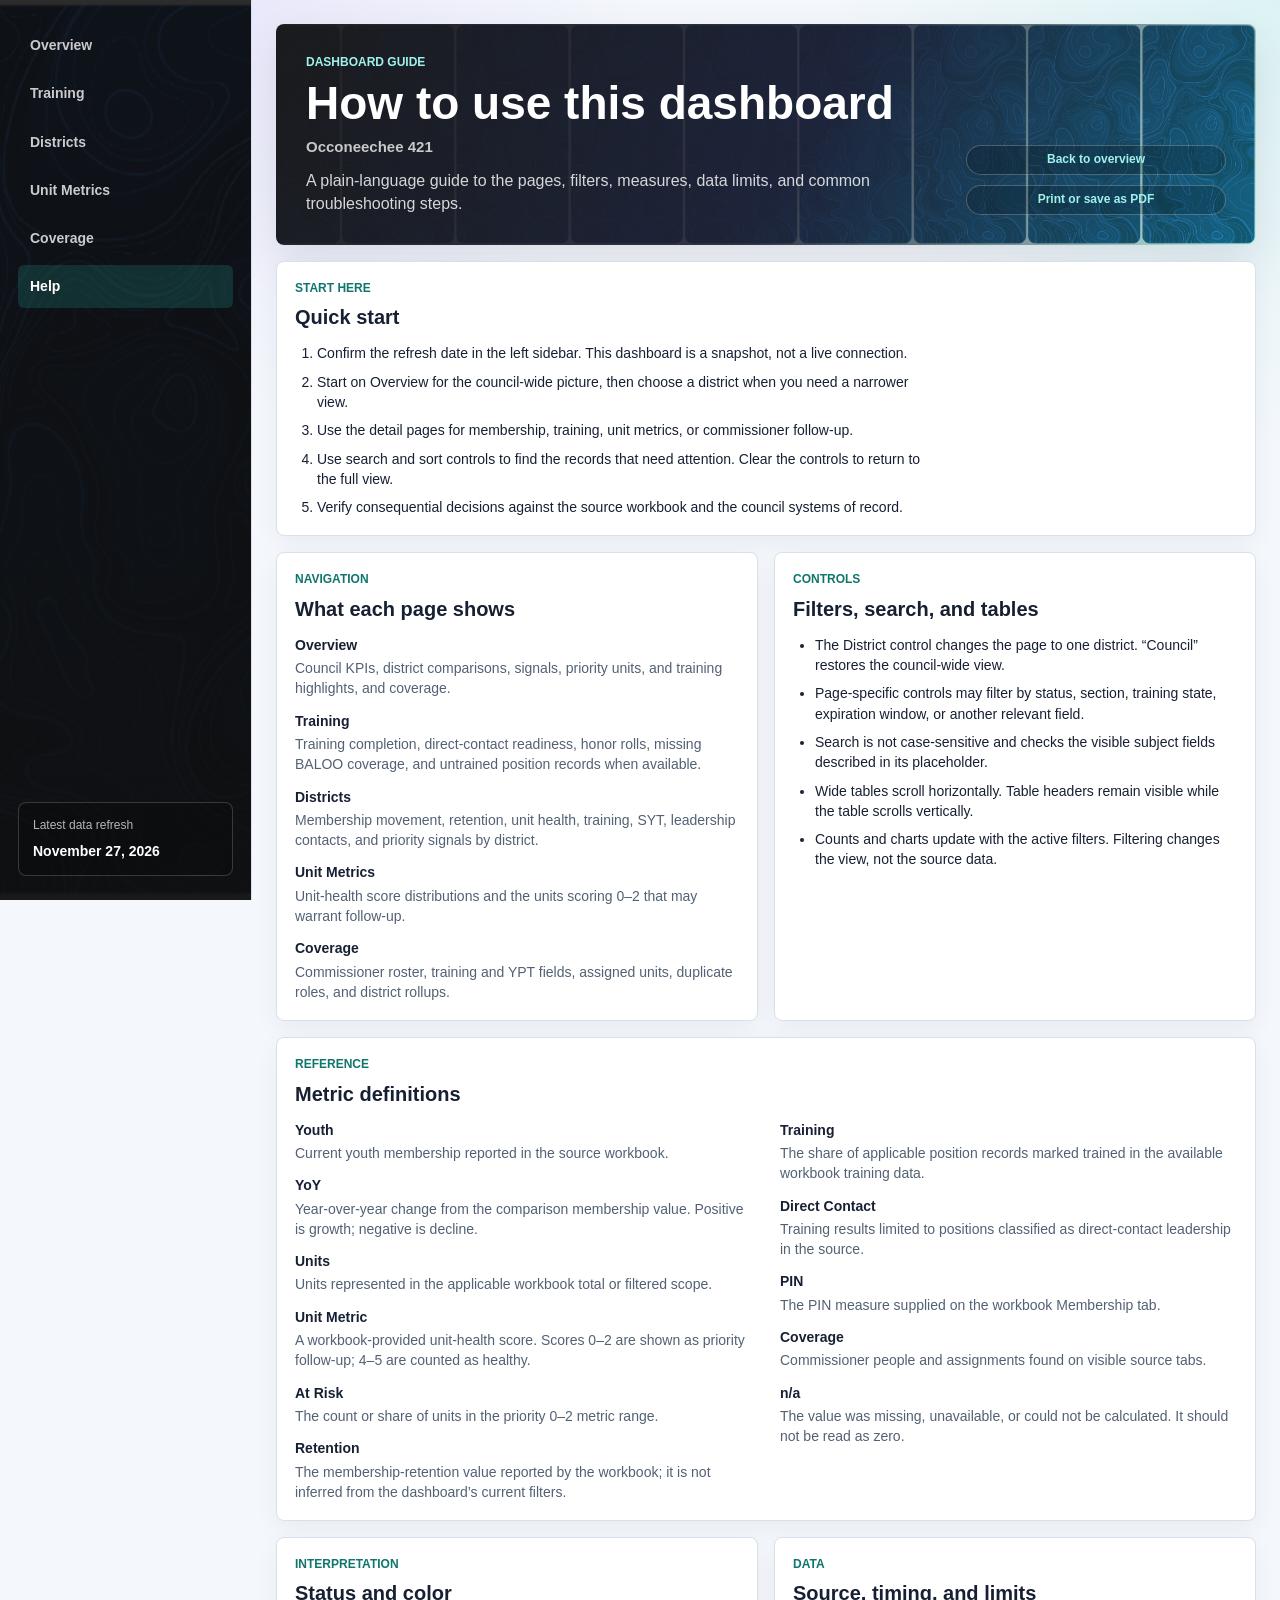
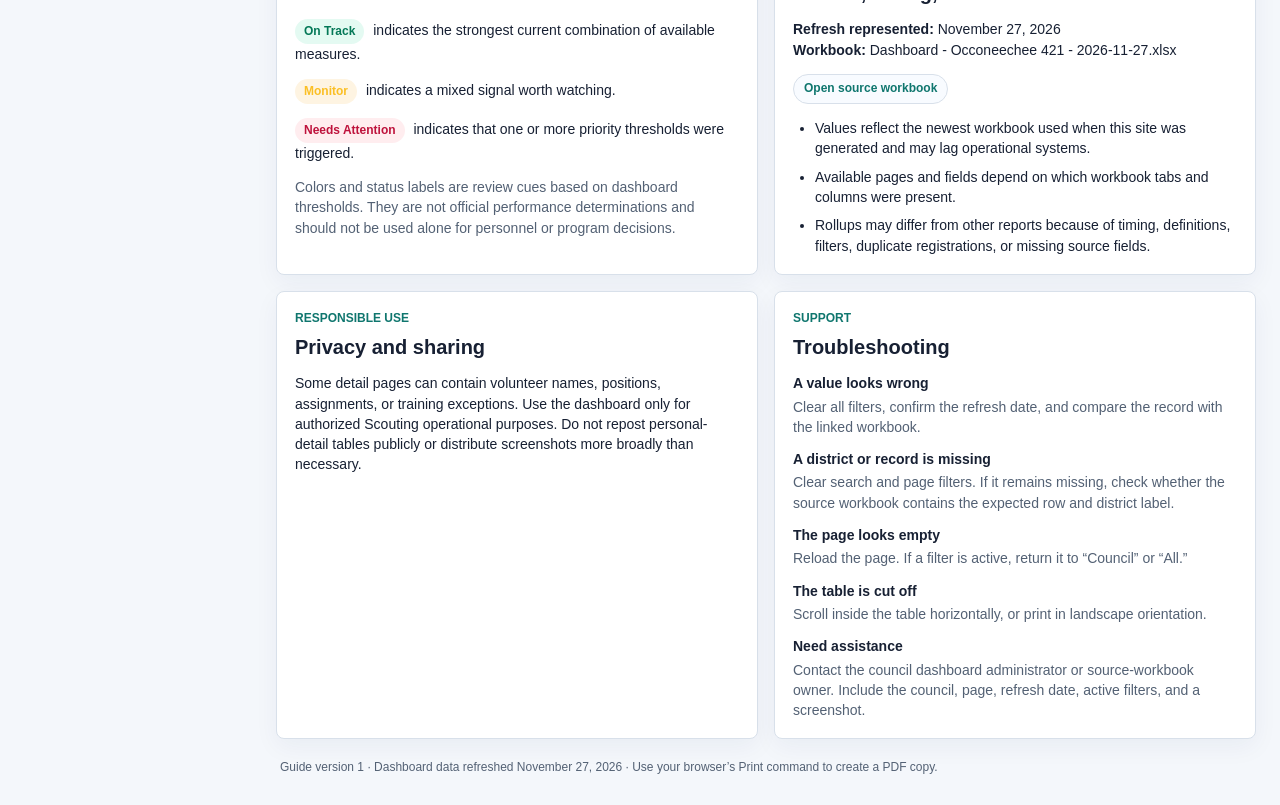
<file: help.html>
<!doctype html>
<html lang="en">
<head>
  <meta charset="utf-8">
  <meta name="viewport" content="width=device-width, initial-scale=1">
  <title>Occoneechee 421 - Dashboard Help</title>
  <link rel="stylesheet" href="assets/dashboard-20260824-iols-ready-v1.css">
</head>
<body>
  <div class="app-shell">
    <aside class="sidebar" aria-label="Council dashboard help navigation">
      <nav>
        <a href="index.html">Overview</a>
        <a href="training.html">Training</a>
        <a href="membership.html">Districts</a>
        <a href="unit-metrics.html">Unit Metrics</a>
        <a href="commissioners.html">Coverage</a>
        <a href="help.html" class="active" aria-current="page">Help</a>
      </nav>
      <div class="sidebar-note">
        <span>Latest data refresh</span>
        <strong>November 27, 2026</strong>
      </div>
    </aside>
    <main class="help-document">
      <header class="hero help-hero">
        <div>
          <p class="eyebrow">Dashboard guide</p>
          <h1>How to use this dashboard <span class="title-data-date">Occoneechee 421</span></h1>
          <p class="lede">A plain-language guide to the pages, filters, measures, data limits, and common troubleshooting steps.</p>
        </div>
        <div class="hero-actions help-actions">
          <a class="detail-link hero-link" href="index.html">Back to overview</a>
          <button class="detail-link hero-link print-button" type="button" onclick="window.print()">Print or save as PDF</button>
        </div>
      </header>

      <section class="help-grid" aria-label="Dashboard help topics">
        <article class="panel help-card help-card-wide" id="quick-start">
          <p class="section-kicker">Start here</p>
          <h2>Quick start</h2>
          <ol>
            <li>Confirm the refresh date in the left sidebar. This dashboard is a snapshot, not a live connection.</li>
            <li>Start on Overview for the council-wide picture, then choose a district when you need a narrower view.</li>
            <li>Use the detail pages for membership, training, unit metrics, or commissioner follow-up.</li>
            <li>Use search and sort controls to find the records that need attention. Clear the controls to return to the full view.</li>
            <li>Verify consequential decisions against the source workbook and the council systems of record.</li>
          </ol>
        </article>

        <article class="panel help-card" id="pages">
          <p class="section-kicker">Navigation</p>
          <h2>What each page shows</h2>
          <dl class="help-definitions">
            <dt>Overview</dt><dd>Council KPIs, district comparisons, signals, priority units, and training highlights, and coverage.</dd>
            <dt>Training</dt><dd>Training completion, direct-contact readiness, honor rolls, missing BALOO coverage, and untrained position records when available.</dd>
            <dt>Districts</dt><dd>Membership movement, retention, unit health, training, SYT, leadership contacts, and priority signals by district.</dd>
            <dt>Unit Metrics</dt><dd>Unit-health score distributions and the units scoring 0–2 that may warrant follow-up.</dd>
            <dt>Coverage</dt><dd>Commissioner roster, training and YPT fields, assigned units, duplicate roles, and district rollups.</dd>
          </dl>
        </article>

        <article class="panel help-card" id="controls">
          <p class="section-kicker">Controls</p>
          <h2>Filters, search, and tables</h2>
          <ul>
            <li>The District control changes the page to one district. “Council” restores the council-wide view.</li>
            <li>Page-specific controls may filter by status, section, training state, expiration window, or another relevant field.</li>
            <li>Search is not case-sensitive and checks the visible subject fields described in its placeholder.</li>
            <li>Wide tables scroll horizontally. Table headers remain visible while the table scrolls vertically.</li>
            <li>Counts and charts update with the active filters. Filtering changes the view, not the source data.</li>
          </ul>
        </article>

        <article class="panel help-card help-card-wide" id="definitions">
          <p class="section-kicker">Reference</p>
          <h2>Metric definitions</h2>
          <div class="definition-columns">
            <dl class="help-definitions">
              <dt>Youth</dt><dd>Current youth membership reported in the source workbook.</dd>
              <dt>YoY</dt><dd>Year-over-year change from the comparison membership value. Positive is growth; negative is decline.</dd>
              <dt>Units</dt><dd>Units represented in the applicable workbook total or filtered scope.</dd>
              <dt>Unit Metric</dt><dd>A workbook-provided unit-health score. Scores 0–2 are shown as priority follow-up; 4–5 are counted as healthy.</dd>
              <dt>At Risk</dt><dd>The count or share of units in the priority 0–2 metric range.</dd>
              <dt>Retention</dt><dd>The membership-retention value reported by the workbook; it is not inferred from the dashboard’s current filters.</dd>
            </dl>
            <dl class="help-definitions">
              <dt>Training</dt><dd>The share of applicable position records marked trained in the available workbook training data.</dd>
              <dt>Direct Contact</dt><dd>Training results limited to positions classified as direct-contact leadership in the source.</dd>
              <dt>PIN</dt><dd>The PIN measure supplied on the workbook Membership tab.</dd>
              <dt>Coverage</dt><dd>Commissioner people and assignments found on visible source tabs.</dd>
              <dt>n/a</dt><dd>The value was missing, unavailable, or could not be calculated. It should not be read as zero.</dd>
            </dl>
          </div>
        </article>

        <article class="panel help-card" id="status">
          <p class="section-kicker">Interpretation</p>
          <h2>Status and color</h2>
          <p><span class="status good">On Track</span> indicates the strongest current combination of available measures.</p>
          <p><span class="status warn">Monitor</span> indicates a mixed signal worth watching.</p>
          <p><span class="status bad">Needs Attention</span> indicates that one or more priority thresholds were triggered.</p>
          <p class="muted">Colors and status labels are review cues based on dashboard thresholds. They are not official performance determinations and should not be used alone for personnel or program decisions.</p>
        </article>

        <article class="panel help-card" id="data">
          <p class="section-kicker">Data</p>
          <h2>Source, timing, and limits</h2>
          <p><strong>Refresh represented:</strong> November 27, 2026<br><strong>Workbook:</strong> Dashboard - Occoneechee 421 - 2026-11-27.xlsx</p>
          <p><a class="detail-link" href="https://1drv.ms/x/c/c07448bcf2a847b8/IQDDGRAquZRdQqdhMHd2OvRmAbCtfk53-4db6e1EedX0ER8" target="_blank" rel="noopener noreferrer">Open source workbook</a></p>
          <ul>
            <li>Values reflect the newest workbook used when this site was generated and may lag operational systems.</li>
            <li>Available pages and fields depend on which workbook tabs and columns were present.</li>
            <li>Rollups may differ from other reports because of timing, definitions, filters, duplicate registrations, or missing source fields.</li>
          </ul>
        </article>

        <article class="panel help-card" id="privacy">
          <p class="section-kicker">Responsible use</p>
          <h2>Privacy and sharing</h2>
          <p>Some detail pages can contain volunteer names, positions, assignments, or training exceptions. Use the dashboard only for authorized Scouting operational purposes. Do not repost personal-detail tables publicly or distribute screenshots more broadly than necessary.</p>
        </article>

        <article class="panel help-card" id="troubleshooting">
          <p class="section-kicker">Support</p>
          <h2>Troubleshooting</h2>
          <dl class="help-definitions">
            <dt>A value looks wrong</dt><dd>Clear all filters, confirm the refresh date, and compare the record with the linked workbook.</dd>
            <dt>A district or record is missing</dt><dd>Clear search and page filters. If it remains missing, check whether the source workbook contains the expected row and district label.</dd>
            <dt>The page looks empty</dt><dd>Reload the page. If a filter is active, return it to “Council” or “All.”</dd>
            <dt>The table is cut off</dt><dd>Scroll inside the table horizontally, or print in landscape orientation.</dd>
            <dt>Need assistance</dt><dd>Contact the council dashboard administrator or source-workbook owner. Include the council, page, refresh date, active filters, and a screenshot.</dd>
          </dl>
        </article>
      </section>

      <footer class="help-footer">
        <p>Guide version 1 · Dashboard data refreshed November 27, 2026 · Use your browser’s Print command to create a PDF copy.</p>
      </footer>
    </main>
  </div>
</body>
</html>
</file>
<file: assets/dashboard-20260824-iols-ready-v1.css>
:root{color-scheme:light dark;--blue-900:#dbeafe;--blue-700:#7dd3fc;--blue-500:#38bdf8;--cyan:#2dd4bf;--purple:#a78bfa;--orange:#f5a623;--red:#fb7185;--green:#34d399;--ink:#f8fafc;--muted:#a7b0c0;--line:#2b3345;--soft:#0f0f0f;--panel:#1a1a1a;--panel-2:#20222a;--control-bg:#101218;--track:#2b3345;--kpi-bg:linear-gradient(180deg,#20222a,#18191f);--table-head-bg:#111827;--table-head-ink:#fff;--row-hover:rgba(45,212,191,.08);--shadow:0 18px 42px rgba(0,0,0,.34)}
@media (prefers-color-scheme:light){:root{--blue-900:#1e3a8a;--blue-700:#0369a1;--blue-500:#0284c7;--cyan:#0f766e;--purple:#7c3aed;--orange:#b45309;--red:#be123c;--green:#047857;--ink:#172033;--muted:#536174;--line:#d8e0ea;--soft:#f4f7fb;--panel:#fff;--panel-2:#f8fbff;--control-bg:#fff;--track:#d9e4ef;--kpi-bg:linear-gradient(180deg,#fff,#f8fbff);--table-head-bg:#edf4fb;--table-head-ink:#172033;--row-hover:rgba(15,118,110,.08);--shadow:0 18px 42px rgba(43,56,80,.12)}}
*{box-sizing:border-box}html{scroll-behavior:smooth}body{margin:0;overflow-x:hidden;background:radial-gradient(circle at top right,rgba(45,212,191,.12),transparent 28rem),radial-gradient(circle at 18% 0,rgba(167,139,250,.14),transparent 26rem),var(--soft);color:var(--ink);font-family:Aptos,"Segoe UI",-apple-system,BlinkMacSystemFont,sans-serif;font-size:14px;line-height:1.45}button,input,select{font:inherit}.app-shell{min-height:100vh;display:grid;grid-template-columns:252px minmax(0,1fr)}.sidebar{position:sticky;top:0;height:100vh;display:flex;flex-direction:column;gap:28px;padding:24px 18px;color:#fff;background:linear-gradient(rgba(15,15,15,.88),rgba(15,15,15,.96)),url("topo-panel.png") center/cover;border-right:1px solid var(--line)}nav{display:grid;gap:6px}nav a{color:rgba(255,255,255,.78);text-decoration:none;border-radius:6px;padding:11px 12px;font-weight:650}nav a:hover,nav a.active{color:#fff;background:rgba(45,212,191,.16)}.sidebar-note{margin-top:auto;display:grid;gap:6px;padding:14px;border:1px solid rgba(255,255,255,.18);border-radius:8px;background:rgba(0,0,0,.16)}.sidebar-note span{color:rgba(255,255,255,.7);font-size:12px}main{min-width:0;padding:24px}.hero{display:flex;justify-content:space-between;gap:28px;align-items:end;padding:30px;min-height:220px;color:#fff;background:linear-gradient(120deg,rgba(26,26,26,.96),rgba(31,35,54,.92) 54%,rgba(45,212,191,.32)),url("topo-panel.png") right center/auto 100%;border-radius:8px;box-shadow:var(--shadow)}.eyebrow,.section-kicker{margin:0 0 8px;color:var(--cyan);font-size:12px;font-weight:800;letter-spacing:0;text-transform:uppercase}.hero .eyebrow{color:#9ff2ec}h1,h2,h3,p{margin-top:0}h1{margin-bottom:12px;max-width:720px;font-size:46px;line-height:1.08;font-weight:650;letter-spacing:0}.title-data-date{display:block;margin-top:8px;color:rgba(255,255,255,.76);font-size:15px;line-height:1.3;font-weight:700}h2{margin-bottom:0;font-size:20px;line-height:1.2}h3{margin:0 0 10px;font-size:16px}.lede{margin-bottom:0;max-width:680px;color:rgba(255,255,255,.82);font-size:16px}.hero-actions{width:min(460px,100%);display:grid;grid-template-columns:1fr;gap:10px}.control{display:grid;gap:5px;color:rgba(255,255,255,.78);font-size:12px;font-weight:700}select,input{min-width:0;height:42px;border:1px solid var(--line);border-radius:6px;padding:0 12px;color:var(--ink);background:var(--control-bg)}.kpi-grid,.training-kpis{display:grid;grid-template-columns:repeat(6,minmax(132px,1fr));gap:14px;margin:16px 0}.kpi,.panel,.mini-panel,.source-card,.council-card{background:var(--panel);border:1px solid var(--line);border-radius:8px;box-shadow:0 8px 24px rgba(8,43,97,.05)}.kpi{min-width:0;min-height:128px;padding:16px;display:grid;align-content:space-between;border-top:4px solid var(--blue-500);background:var(--kpi-bg)}.kpi.danger{border-top-color:var(--red)}.kpi.warning{border-top-color:var(--orange)}.kpi.good{border-top-color:var(--green)}.kpi.teal{border-top-color:var(--cyan)}.kpi-label,.kpi small{color:var(--muted);font-size:11px;font-weight:800;text-transform:uppercase}.kpi-value,.kpi strong{min-width:0;margin:8px 0 3px;color:var(--ink);font-size:29px;line-height:1;font-weight:680;font-variant-numeric:tabular-nums;overflow-wrap:anywhere}.kpi-sub,.kpi span{min-width:0;color:var(--muted);font-size:12px;overflow-wrap:anywhere}.dashboard-grid{min-width:0;display:grid;grid-template-columns:minmax(0,1.35fr) minmax(320px,.65fr);gap:16px;align-items:start}.focus-grid{min-width:0;display:grid;grid-template-columns:repeat(2,minmax(0,1fr));gap:16px}.panel{min-width:0;margin-bottom:16px;padding:18px;overflow:hidden}.panel-head{display:flex;justify-content:space-between;gap:16px;align-items:center;margin-bottom:16px}.panel-head.compact{margin-bottom:12px}.panel-actions{display:inline-flex;align-items:center;gap:8px;flex-wrap:wrap;justify-content:flex-end}.segmented{display:inline-flex;gap:4px;padding:4px;border:1px solid var(--line);border-radius:8px;background:var(--control-bg)}.segmented button{height:32px;border:0;border-radius:6px;padding:0 11px;color:var(--muted);background:transparent}.segmented button.active{color:#0f0f0f;background:var(--cyan)}.chart-list{display:grid;gap:9px}.chart-row,.bar-row{display:grid;grid-template-columns:minmax(132px,220px) minmax(120px,1fr) 82px;gap:12px;align-items:center}.chart-row strong,.bar-label{min-width:0;font-weight:700}.bar,.meter{height:14px;overflow:hidden;border-radius:999px;background:var(--track)}.bar span,.meter-fill{display:block;height:100%;min-width:2px;border-radius:inherit;background:linear-gradient(90deg,var(--purple),var(--cyan))}.signal-list{display:grid;gap:10px}.signal,.source-card,.mini-panel{border:1px solid var(--line);border-radius:8px;padding:13px;background:var(--panel-2);box-shadow:none}.signal strong,.source-card strong{display:block;margin-bottom:4px;color:var(--ink);font-size:15px}.signal p,.source-card p{margin:0;color:var(--muted)}.table-wrap{width:100%;max-width:100%;max-height:560px;overflow:auto;border:1px solid var(--line);border-radius:8px}table{width:100%;border-collapse:collapse;min-width:920px}th,td{padding:10px 11px;border-bottom:1px solid var(--line);text-align:left;vertical-align:middle}th{position:sticky;top:0;z-index:1;color:var(--table-head-ink);background:var(--table-head-bg);font-size:12px;font-weight:750;text-transform:none}tbody tr:hover{background:var(--row-hover)}.num{text-align:right;font-variant-numeric:tabular-nums}.status,.count-pill{display:inline-flex;align-items:center;justify-content:center;min-height:25px;border-radius:999px;padding:3px 9px;font-size:12px;font-weight:800;white-space:nowrap}.status.good,.good{color:var(--green);background:rgba(52,211,153,.13)}.status.warn,.warn{color:#fbbf24;background:rgba(245,166,35,.13)}.status.bad,.bad{color:var(--red);background:rgba(251,113,133,.13)}.count-pill{color:var(--cyan);background:rgba(45,212,191,.12)}.muted{color:var(--muted)}.training-grid{display:grid;grid-template-columns:repeat(3,minmax(0,1fr));gap:14px;margin:14px 0}.source p{overflow-wrap:anywhere}.index-page{max-width:1280px;margin:0 auto;padding:24px}.index-hero{padding:30px;color:#fff;background:linear-gradient(120deg,rgba(26,26,26,.96),rgba(31,35,54,.92) 54%,rgba(45,212,191,.32)),url("topo-panel.png") right center/auto 100%;border-radius:8px;box-shadow:var(--shadow)}.summary-strip{display:grid;grid-template-columns:repeat(3,1fr);gap:14px;margin:16px 0}.summary-strip article{padding:18px;background:var(--panel);border:1px solid var(--line);border-radius:8px}.summary-strip span{display:block;font-size:30px;font-weight:800}.council-grid{display:grid;grid-template-columns:repeat(auto-fill,minmax(250px,1fr));gap:14px}.council-card{display:grid;gap:8px;padding:16px;text-decoration:none}.council-card:hover{border-color:var(--cyan)}.council-card span{color:var(--muted)}@media(max-width:1180px){.kpi-grid,.training-kpis{grid-template-columns:repeat(3,minmax(0,1fr))}.dashboard-grid,.focus-grid,.training-grid{grid-template-columns:1fr}.hero{align-items:start;flex-direction:column}}@media(max-width:900px){.app-shell{grid-template-columns:1fr}.sidebar{position:relative;height:auto}.kpi-grid,.summary-strip,.training-kpis{grid-template-columns:1fr}.chart-row,.bar-row{grid-template-columns:1fr}.hero{padding:22px}h1{font-size:34px}main{padding:14px}}

.help-tip{position:relative;display:inline-flex;align-items:center;justify-content:center;width:26px;height:26px;flex:0 0 auto;border:1px solid var(--line);border-radius:999px;color:var(--cyan);background:var(--panel-2);font-size:13px;font-weight:850;line-height:1;cursor:help}
.help-tip:focus{outline:2px solid var(--cyan);outline-offset:2px}
.help-bubble{position:absolute;right:0;top:calc(100% + 8px);z-index:20;width:min(320px,calc(100vw - 48px));padding:11px 12px;border:1px solid var(--line);border-radius:8px;color:var(--ink);background:var(--panel);box-shadow:var(--shadow);font-size:12px;font-weight:650;line-height:1.35;text-align:left;text-transform:none;visibility:hidden;opacity:0;transform:translateY(-3px);transition:opacity .12s ease,transform .12s ease,visibility .12s ease;white-space:normal}
.help-bubble::before{content:"";position:absolute;right:8px;top:-6px;width:10px;height:10px;border-left:1px solid var(--line);border-top:1px solid var(--line);background:var(--panel);transform:rotate(45deg)}
.help-tip:hover .help-bubble{visibility:visible;opacity:1;transform:translateY(0)}
.detail-link{display:inline-flex;align-items:center;min-height:30px;border:1px solid var(--line);border-radius:999px;padding:4px 10px;color:var(--cyan);background:var(--panel-2);font-size:12px;font-weight:800;text-decoration:none;white-space:nowrap}
.detail-link:hover{text-decoration:underline}
.hero-link{justify-content:center;color:#9ff2ec;background:rgba(0,0,0,.18);border-color:rgba(255,255,255,.24)}
.filter-note{margin:0;color:rgba(255,255,255,.76);font-size:12px;font-weight:750}
.panel.detail-table{max-height:none}
.panel.detail-table>.table-wrap{max-height:clamp(240px,calc(100vh - 310px),560px);overflow:auto;overscroll-behavior:contain;scrollbar-gutter:stable}
.training-detail-grid{grid-template-columns:minmax(260px,320px) minmax(0,1fr)}
.training-detail-grid .wide{grid-column:2;grid-row:1 / span 2}
.training-detail-grid .table-wrap table{min-width:780px}
.detail-toolbar{display:grid;grid-template-columns:repeat(4,minmax(160px,1fr));gap:12px;margin:16px 0;padding:14px;background:var(--panel);border:1px solid var(--line);border-radius:8px}
.detail-toolbar .control{color:var(--muted)}
.detail-toolbar .search{grid-column:auto/span 1}
.syt-toolbar{grid-template-columns:repeat(5,minmax(150px,1fr))}
.donut-card{min-height:245px;display:grid;align-items:center}
.donut-layout{display:grid;gap:16px;justify-items:center}
.donut-figure{position:relative;width:min(210px,100%);aspect-ratio:1}
.training-detail-grid .donut-card{min-height:210px}
.training-detail-grid .donut-figure{width:min(170px,100%)}
.donut-svg{display:block;width:100%;height:100%;transform:rotate(-90deg)}
.donut-track,.donut-segment{fill:none;stroke-width:5.2}
.donut-track{stroke:var(--track)}
.donut-segment{stroke-linecap:round;transition:stroke-dasharray .2s ease,stroke-dashoffset .2s ease}
.donut-segment.trained{stroke:var(--green)}
.donut-segment.untrained{stroke:var(--red)}
.donut-center{position:absolute;inset:24%;display:grid;align-content:center;justify-items:center;border-radius:999px;background:var(--panel-2);border:1px solid var(--line);text-align:center}
.donut-center strong{color:var(--ink);font-size:28px;line-height:1;font-weight:780;font-variant-numeric:tabular-nums}
.donut-center span{margin-top:4px;color:var(--muted);font-size:12px;font-weight:750;text-transform:uppercase}
.donut-legend{width:100%;display:grid;gap:8px}
.legend-row{display:grid;grid-template-columns:12px minmax(0,1fr) auto;gap:8px;align-items:center;color:var(--ink);font-weight:700}
.legend-row strong{font-variant-numeric:tabular-nums}
.legend-swatch{width:12px;height:12px;border-radius:999px}
.legend-swatch.trained{background:var(--green)}
.legend-swatch.untrained{background:var(--red)}
.donut-legend p{margin:4px 0 0;color:var(--muted);font-size:12px}
.bar-label{display:grid;gap:3px}
.bar-label span,.subtle{display:block;color:var(--muted);font-size:11px;font-weight:650}
.bar-value{font-variant-numeric:tabular-nums;text-align:right}
.meter-fill.risk{background:linear-gradient(90deg,var(--red),var(--orange))}
.meter-fill.good{background:linear-gradient(90deg,var(--green),var(--cyan))}
.empty-state{padding:18px;color:var(--muted);text-align:center}
.table-wrap.short{max-height:380px}
@media(max-width:1180px){.training-detail-grid .wide{grid-column:auto;grid-row:auto}}
@media(max-width:900px){.detail-toolbar,.syt-toolbar{grid-template-columns:1fr}}

.help-document{max-width:1500px}.help-hero{margin-bottom:16px}.help-actions{max-width:260px}.print-button{width:100%;cursor:pointer}.help-grid{display:grid;grid-template-columns:repeat(2,minmax(0,1fr));gap:16px;align-items:start}.help-card{height:100%;margin:0}.help-card-wide{grid-column:1/-1}.help-card h2{margin-bottom:14px}.help-card p,.help-card li,.help-card dd{max-width:78ch}.help-card ol,.help-card ul{margin:12px 0 0;padding-left:22px}.help-card li+li{margin-top:8px}.help-definitions{margin:0}.help-definitions dt{margin-top:12px;color:var(--ink);font-weight:800}.help-definitions dt:first-child{margin-top:0}.help-definitions dd{margin:3px 0 0;color:var(--muted)}.definition-columns{display:grid;grid-template-columns:repeat(2,minmax(0,1fr));gap:28px}.help-footer{padding:20px 4px 4px;color:var(--muted);font-size:12px}.help-footer p{margin:0}.help-card .detail-link{width:max-content}.help-card .status{margin-right:5px}
@media(max-width:900px){.help-grid,.definition-columns{grid-template-columns:1fr}.help-card-wide{grid-column:auto}.help-actions{max-width:none}}
@media print{@page{margin:.55in;size:auto}.app-shell{display:block}.sidebar,.help-actions{display:none!important}body{background:#fff!important;color:#111!important;font-size:10pt}.help-document{max-width:none;padding:0}.hero.help-hero{min-height:0;margin:0 0 14px;padding:18px;color:#111;background:#fff;border:2px solid #333;box-shadow:none}.hero .eyebrow,.hero .lede,.title-data-date{color:#222}.hero h1{font-size:27pt}.help-grid{display:block}.help-card{break-inside:avoid;margin-bottom:10px;padding:12px;background:#fff!important;border:1px solid #aaa;box-shadow:none}.help-card-wide{grid-column:auto}.help-card p,.help-card li,.help-card dd{max-width:none}.help-footer{padding-top:8px;color:#333}.status{border:1px solid currentColor}a{color:#111!important;text-decoration:underline}}
</file>
